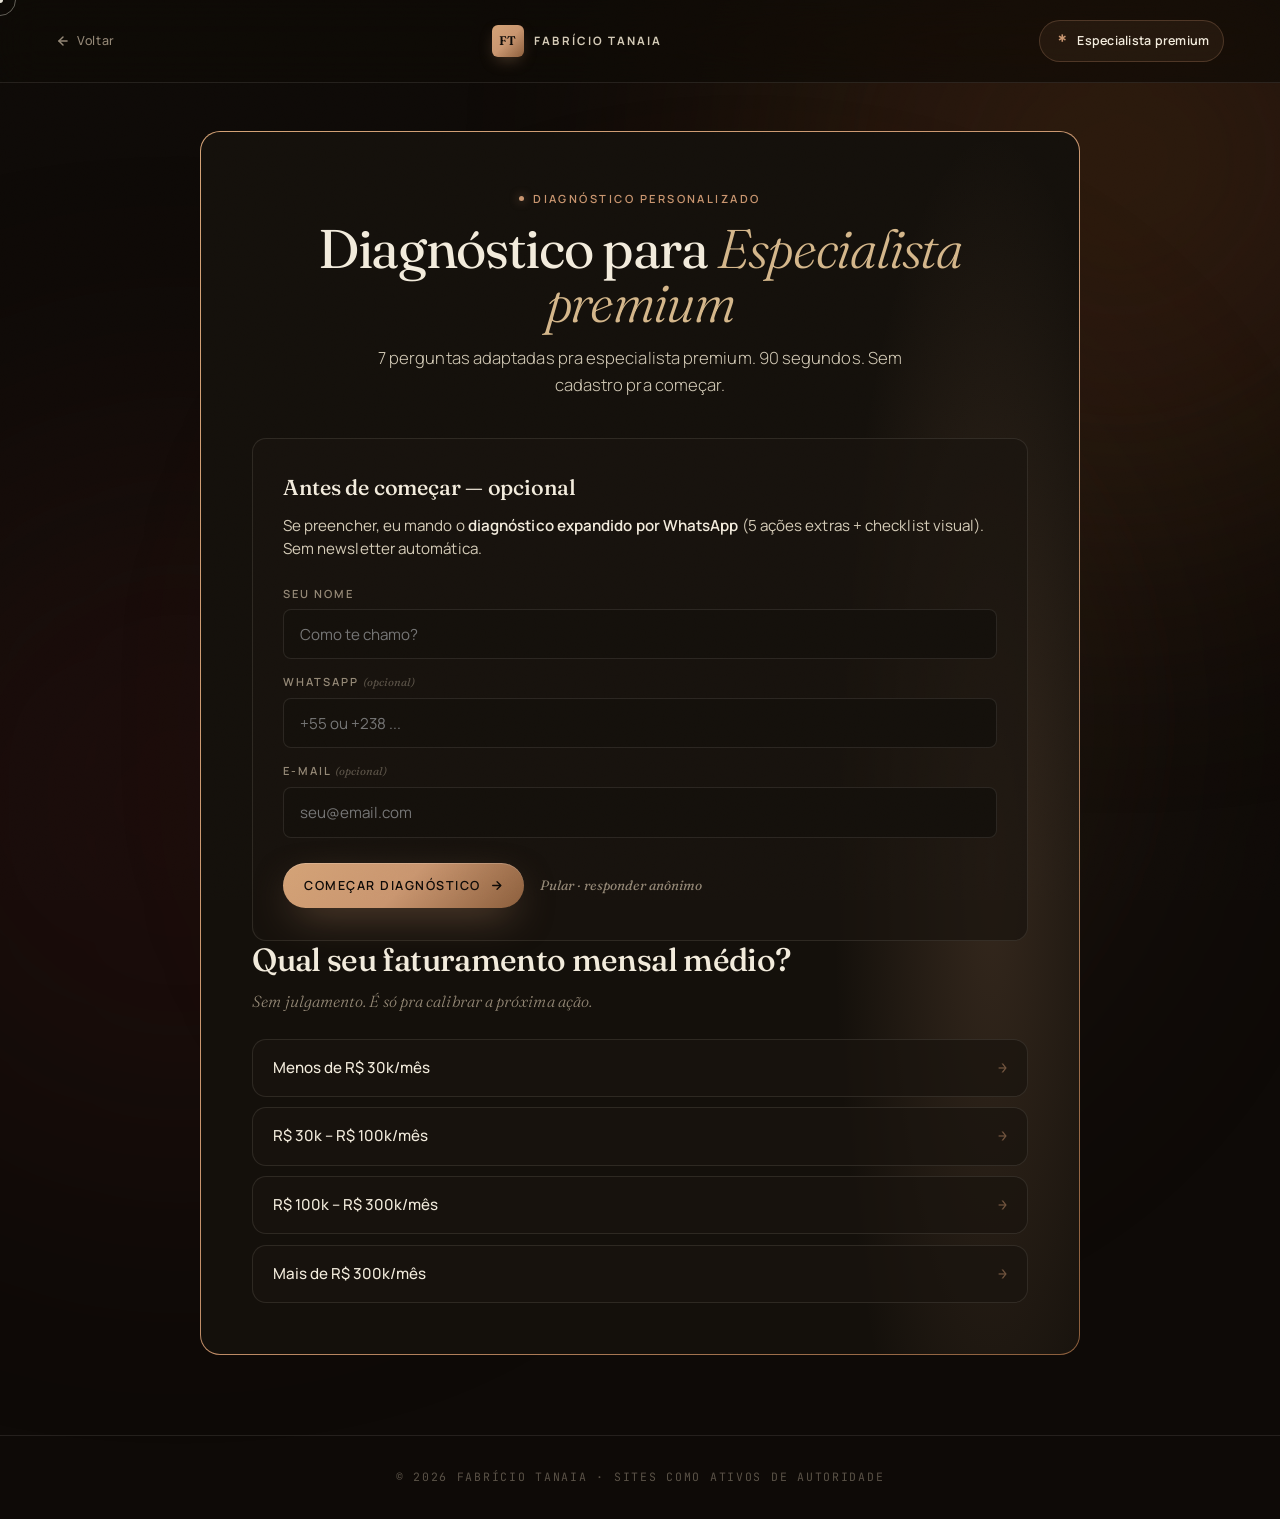
<file: audit/index.html>
<!doctype html>
<html lang="pt-BR">
<head>
  <meta charset="UTF-8" />
  <meta name="viewport" content="width=device-width, initial-scale=1.0, viewport-fit=cover" />
  <title>Diagnóstico de Autoridade Visual · Fabrício Tanaia</title>
  <meta name="description" content="Diagnóstico personalizado de posicionamento premium em 90 segundos. Específico para sua área." />
  <meta name="theme-color" content="#0E0A07" />
  <meta name="robots" content="noindex" />

  <link rel="icon" type="image/png" sizes="32x32" href="../assets/favicon-32.png?v=3" />
  <link rel="apple-touch-icon" sizes="180x180" href="../assets/apple-touch-icon.png?v=3" />

  <link rel="preconnect" href="https://fonts.googleapis.com" />
  <link rel="preconnect" href="https://fonts.gstatic.com" crossorigin />
  <link href="https://fonts.googleapis.com/css2?family=Manrope:wght@300;400;500;600;700;800&family=Fraunces:ital,wght@0,300;0,400;0,500;0,600;0,700;1,300;1,400;1,500;1,600&family=JetBrains+Mono:wght@400;500&display=swap" rel="stylesheet" />

  <link rel="stylesheet" href="../styles.css" />
</head>
<body class="audit-page">
  <div class="grain" aria-hidden="true"></div>
  <div class="ambient ambient-a" aria-hidden="true"></div>
  <div class="ambient ambient-b" aria-hidden="true"></div>
  <div class="ambient ambient-c" aria-hidden="true"></div>

  <div class="cursor" id="cursor" aria-hidden="true">
    <span class="cursor__dot"></span>
    <span class="cursor__ring"></span>
  </div>

  <!-- TOP BAR mínimo -->
  <header class="audit-top">
    <a href="../" class="audit-back" data-cursor="grow">
      <svg width="14" height="14" viewBox="0 0 24 24" fill="none" stroke="currentColor" stroke-width="2.5" stroke-linecap="round" stroke-linejoin="round">
        <path d="M19 12H5"/><path d="m12 19-7-7 7-7"/>
      </svg>
      Voltar
    </a>
    <a href="../" class="brand audit-brand">
      <span class="brand__mark">FT</span>
      <span class="brand__name">FABRÍCIO TANAIA</span>
    </a>
    <span class="audit-area-tag" id="auditAreaTag">—</span>
  </header>

  <main class="audit-main">
    <section class="audit-section">
      <div class="quiz-wrap">
        <header class="quiz-head">
          <span class="kicker"><span class="kicker__dot"></span> Diagnóstico personalizado</span>
          <h1 class="display display--md" id="auditTitle">
            Diagnóstico de <em>Autoridade Visual</em>
          </h1>
          <p class="lead lead--center" id="auditSub">
            7 perguntas. Personalizado pra sua área. Sem cadastro pra começar.
          </p>
        </header>

        <div class="quiz" id="quiz">
          <!-- ===== INTRO: lead capture (suave, opcional) ===== -->
          <div class="quiz__intro" id="quizIntro">
            <h3 class="quiz__intro-title">Antes de começar — opcional</h3>
            <p class="quiz__intro-sub">
              Se preencher, eu mando o <strong>diagnóstico expandido por WhatsApp</strong>
              (5 ações extras + checklist visual). Sem newsletter automática.
            </p>
            <form class="quiz__intro-form" id="quizIntroForm" novalidate>
              <div class="quiz__intro-field">
                <label for="introName">Seu nome</label>
                <input id="introName" name="name" type="text" autocomplete="name" placeholder="Como te chamo?" />
              </div>
              <div class="quiz__intro-field">
                <label for="introWhats">WhatsApp <span class="quiz__intro-opt">(opcional)</span></label>
                <input id="introWhats" name="whats" type="tel" autocomplete="tel" placeholder="+55 ou +238 ..." />
              </div>
              <div class="quiz__intro-field">
                <label for="introEmail">E-mail <span class="quiz__intro-opt">(opcional)</span></label>
                <input id="introEmail" name="email" type="email" autocomplete="email" placeholder="seu@email.com" />
              </div>
              <div class="quiz__intro-actions">
                <button type="submit" class="btn btn--primary">
                  Começar diagnóstico
                  <svg width="13" height="13" viewBox="0 0 24 24" fill="none" stroke="currentColor" stroke-width="2.5" stroke-linecap="round" stroke-linejoin="round">
                    <path d="M5 12h14"/><path d="m13 5 7 7-7 7"/>
                  </svg>
                </button>
                <button type="button" class="quiz__intro-skip" id="quizIntroSkip">Pular · responder anônimo</button>
              </div>
            </form>
          </div>

          <!-- Progress (oculto até começar quiz) -->
          <div class="quiz__progress" id="quizProgress" hidden>
            <div class="quiz__progress-bar" id="quizProgressBar"></div>
            <span class="quiz__progress-label" id="quizProgressLabel">Pergunta 1 de 7</span>
          </div>

          <div class="quiz__steps" id="quizSteps"></div>

          <div class="quiz__result" id="quizResult" hidden>
            <div class="quiz__score">
              <span class="quiz__score-label">Seu Diagnóstico de Autoridade Visual</span>
              <div class="quiz__score-num" id="quizScoreNum">—</div>
              <div class="quiz__score-bar">
                <div class="quiz__score-fill" id="quizScoreFill"></div>
              </div>
              <span class="quiz__score-tier" id="quizScoreTier">—</span>
            </div>

            <div class="quiz__diagnosis" id="quizDiagnosis"></div>
            <div class="quiz__actions" id="quizActions"></div>

            <!-- Email capture -->
            <div class="quiz__email-capture" id="quizEmailCapture">
              <h4>Quer receber esse diagnóstico por e-mail?</h4>
              <p>Mando uma versão expandida com 5 ações extras + checklist visual. Sem newsletter automática.</p>
              <form class="quiz__email-form" id="quizEmailForm" novalidate>
                <input type="text" id="leadName" placeholder="Seu nome" autocomplete="name" required />
                <input type="email" id="leadEmail" placeholder="seu@email.com" autocomplete="email" required />
                <button type="submit" class="btn btn--primary">
                  Quero receber
                  <svg width="13" height="13" viewBox="0 0 24 24" fill="none" stroke="currentColor" stroke-width="2.5" stroke-linecap="round" stroke-linejoin="round">
                    <path d="M5 12h14"/><path d="m13 5 7 7-7 7"/>
                  </svg>
                </button>
              </form>
              <p class="quiz__email-status" id="quizEmailStatus" hidden></p>
            </div>

            <div class="quiz__cta">
              <p class="quiz__cta-text" id="quizCtaText">—</p>
              <a class="btn btn--primary btn--lg" id="quizCtaBtn" target="_blank" rel="noopener noreferrer">
                Conversar comigo no WhatsApp
                <svg width="14" height="14" viewBox="0 0 24 24" fill="none" stroke="currentColor" stroke-width="2.5" stroke-linecap="round" stroke-linejoin="round">
                  <path d="M5 12h14"/><path d="m13 5 7 7-7 7"/>
                </svg>
              </a>
              <button class="quiz__restart" id="quizRestart">↻ Refazer diagnóstico</button>
            </div>
          </div>
        </div>
      </div>
    </section>
  </main>

  <footer class="audit-footer">
    <p>© <span id="year">2026</span> Fabrício Tanaia · Sites como ativos de autoridade</p>
  </footer>

  <script src="./app.js"></script>
</body>
</html>
</file>
<file: styles.css>
/* =========================================================
   FABRÍCIO TANAIA · Site Premium
   Stack: HTML/CSS/JS vanilla, zero build
   Paleta: Dark Warm Editorial (preto-marrom + ivory + bronze)
   ========================================================= */

/* -------- Tokens -------- */
:root {
  /* Base */
  --bg:        #0E0A07;          /* preto com nuance marrom */
  --bg-soft:   #14100B;
  --bg-elev:   #1A140F;
  --bg-card:   rgba(26, 20, 15, 0.72);

  /* Text */
  --text:      #F2EBDC;          /* ivory */
  --text-soft: #D4CBB7;
  --text-muted:#948876;
  --text-faint:#5A5247;

  /* Lines */
  --line:      rgba(242, 235, 220, 0.10);
  --line-strong:rgba(242, 235, 220, 0.20);

  /* Accents */
  --bronze:        #C9956F;      /* champagne bronze */
  --bronze-deep:   #8B5E3C;
  --burgundy:      #6B2D2D;
  --copper:        #B86F3D;
  --gold-soft:     #D4B68A;

  /* Aurora gradient */
  --grad-aurora: radial-gradient(60% 50% at 30% 20%, rgba(201, 149, 111, 0.18), transparent 60%),
                 radial-gradient(60% 50% at 70% 70%, rgba(107, 45, 45, 0.15), transparent 65%);

  --grad-bronze: linear-gradient(135deg, #D4A276 0%, #C9956F 50%, #8B5E3C 100%);
  --grad-warm:   linear-gradient(135deg, #B86F3D, #6B2D2D);

  /* Type */
  --ff-display: "Fraunces", "Playfair Display", Georgia, serif;
  --ff-body:    "Manrope", -apple-system, BlinkMacSystemFont, "Segoe UI", system-ui, sans-serif;
  --ff-mono:    "JetBrains Mono", ui-monospace, monospace;

  /* Motion */
  --ease:       cubic-bezier(0.19, 1, 0.22, 1);
  --ease-in-out:cubic-bezier(0.65, 0, 0.35, 1);

  /* Layout */
  --maxw:    1240px;
  --pad-x:   clamp(1.25rem, 5vw, 3.5rem);

  --radius:  14px;
  --radius-lg: 20px;
}

/* -------- Reset -------- */
*, *::before, *::after { box-sizing: border-box; margin: 0; padding: 0; }
html { scroll-behavior: smooth; -webkit-font-smoothing: antialiased; -moz-osx-font-smoothing: grayscale; text-rendering: optimizeLegibility; }
body {
  font-family: var(--ff-body);
  font-weight: 400;
  font-size: 16px;
  line-height: 1.6;
  letter-spacing: 0.005em;
  color: var(--text);
  background: var(--bg);
  overflow-x: hidden;
  position: relative;
}
img, video { max-width: 100%; display: block; }
a { color: inherit; text-decoration: none; }
button { font: inherit; background: none; border: 0; color: inherit; cursor: pointer; }
ul, ol { list-style: none; }

::selection { background: var(--bronze); color: var(--bg); }

/* -------- Grain overlay (filme) -------- */
.grain {
  position: fixed;
  inset: 0;
  pointer-events: none;
  z-index: 9999;
  opacity: 0.045;
  mix-blend-mode: overlay;
  background-image: url("data:image/svg+xml;utf8,<svg xmlns='http://www.w3.org/2000/svg' width='160' height='160'><filter id='n'><feTurbulence type='fractalNoise' baseFrequency='0.9' numOctaves='2' stitchTiles='stitch'/></filter><rect width='100%25' height='100%25' filter='url(%23n)' opacity='0.8'/></svg>");
}

/* -------- Aurora ambient lights -------- */
.ambient {
  position: fixed;
  width: 720px;
  height: 720px;
  border-radius: 50%;
  filter: blur(140px) saturate(120%);
  pointer-events: none;
  z-index: -1;
  opacity: 0.55;
}
.ambient-a { background: rgba(184, 111, 61, 0.32);  top: -200px; right: -200px; animation: drift 22s ease-in-out infinite alternate; }
.ambient-b { background: rgba(107, 45, 45, 0.26);   bottom: -260px; left: -180px; animation: drift 28s ease-in-out infinite alternate-reverse; }
.ambient-c { background: rgba(201, 149, 111, 0.18); top: 40%; left: 30%; animation: drift 35s ease-in-out infinite alternate; }

@keyframes drift {
  from { transform: translate(0,0) scale(1); }
  to   { transform: translate(60px, -40px) scale(1.08); }
}

/* -------- Custom cursor -------- */
.cursor { position: fixed; top: 0; left: 0; pointer-events: none; z-index: 10000; mix-blend-mode: difference; }
.cursor__dot, .cursor__ring {
  position: fixed; top: 0; left: 0;
  border-radius: 50%;
  transform: translate(-50%, -50%);
  pointer-events: none;
  transition: transform 80ms linear, width 200ms var(--ease), height 200ms var(--ease), opacity 200ms var(--ease);
}
.cursor__dot { width: 6px; height: 6px; background: var(--text); }
.cursor__ring { width: 32px; height: 32px; border: 1px solid rgba(242,235,220,0.4); transition-duration: 280ms; }
.cursor.is-grow .cursor__ring { width: 56px; height: 56px; border-color: var(--bronze); }
.cursor.is-play .cursor__dot { opacity: 0; }
.cursor.is-play .cursor__ring { width: 76px; height: 76px; border-color: var(--bronze); background: rgba(201,149,111,0.08); }

@media (hover: none) {
  .cursor { display: none; }
}

/* -------- Scroll progress -------- */
.scroll-progress {
  position: fixed;
  top: 0; left: 0;
  height: 2px;
  width: 0%;
  background: var(--grad-bronze);
  z-index: 9000;
  transition: width 50ms linear;
}

/* -------- Top bar -------- */
.topbar {
  position: fixed;
  top: 1rem; left: 0; right: 0;
  z-index: 100;
  padding: 0 var(--pad-x);
  transition: top 400ms var(--ease);
}
.topbar__inner {
  max-width: var(--maxw);
  margin: 0 auto;
  display: flex;
  align-items: center;
  justify-content: space-between;
  gap: 1.5rem;
  padding: 0.75rem 1.1rem;
  background: color-mix(in srgb, var(--bg) 70%, transparent);
  backdrop-filter: blur(20px) saturate(140%);
  border: 1px solid var(--line);
  border-radius: 999px;
}
.brand { display: inline-flex; align-items: center; gap: 0.65rem; }
.brand__mark {
  display: inline-grid;
  place-items: center;
  width: 2rem; height: 2rem;
  font-family: var(--ff-display);
  font-weight: 600;
  font-size: 0.78rem;
  letter-spacing: 0.05em;
  color: var(--bg);
  background: var(--grad-bronze);
  border-radius: 6px;
  box-shadow: 0 6px 16px -4px rgba(201, 149, 111, 0.35);
}
.brand__name {
  font-size: 0.72rem;
  font-weight: 700;
  letter-spacing: 0.18em;
  color: var(--text-soft);
}

.topbar__nav { display: flex; gap: 1.5rem; }
.topbar__nav a {
  font-size: 0.78rem;
  font-weight: 500;
  letter-spacing: 0.04em;
  color: var(--text-soft);
  position: relative;
  transition: color 250ms var(--ease);
}
.topbar__nav a:hover { color: var(--text); }
.topbar__nav a::after {
  content: "";
  position: absolute;
  left: 0; bottom: -4px;
  width: 0; height: 1px;
  background: var(--bronze);
  transition: width 350ms var(--ease);
}
.topbar__nav a:hover::after { width: 100%; }

/* -------- Buttons -------- */
.btn {
  display: inline-flex;
  align-items: center;
  gap: 0.55rem;
  padding: 0.78rem 1.35rem;
  font-size: 0.78rem;
  font-weight: 600;
  letter-spacing: 0.12em;
  text-transform: uppercase;
  border-radius: 999px;
  transition: all 350ms var(--ease);
  white-space: nowrap;
  cursor: pointer;
}
.btn--primary {
  color: var(--bg);
  background: var(--grad-bronze);
  box-shadow: 0 14px 40px -12px rgba(201, 149, 111, 0.55), inset 0 1px 0 rgba(255,255,255,0.18);
}
.btn--primary:hover {
  transform: translateY(-2px);
  box-shadow: 0 18px 48px -10px rgba(201, 149, 111, 0.7), inset 0 1px 0 rgba(255,255,255,0.22);
}
.btn--ghost {
  color: var(--text);
  border: 1px solid var(--line-strong);
  background: rgba(242, 235, 220, 0.04);
}
.btn--ghost:hover {
  border-color: var(--bronze);
  background: rgba(201, 149, 111, 0.08);
  color: var(--text);
}
.btn--lg { padding: 1.1rem 2rem; font-size: 0.85rem; }
.btn--sm { padding: 0.55rem 1rem; font-size: 0.72rem; }

/* -------- Typography -------- */
.kicker {
  display: inline-flex;
  align-items: center;
  gap: 0.55rem;
  font-size: 0.7rem;
  font-weight: 600;
  letter-spacing: 0.22em;
  text-transform: uppercase;
  color: var(--bronze);
  font-family: var(--ff-body);
}
.kicker__dot {
  display: inline-block;
  width: 5px; height: 5px;
  border-radius: 50%;
  background: var(--bronze);
  box-shadow: 0 0 10px rgba(201, 149, 111, 0.6);
}

.display {
  font-family: var(--ff-display);
  font-weight: 400;
  font-size: clamp(2.5rem, 7vw, 5.6rem);
  line-height: 0.98;
  letter-spacing: -0.025em;
  color: var(--text);
}
.display--md { font-size: clamp(2rem, 4.5vw, 3.4rem); }
.display--lg { font-size: clamp(2.4rem, 5.8vw, 4.6rem); }
.display em, .display__italic {
  font-style: italic;
  font-weight: 300;
  color: var(--gold-soft);
}
.display__highlight {
  font-style: italic;
  font-weight: 400;
  background: var(--grad-bronze);
  -webkit-background-clip: text;
  background-clip: text;
  color: transparent;
}
.display .line { display: block; }

.lead {
  font-size: clamp(1rem, 1.3vw, 1.15rem);
  line-height: 1.6;
  color: var(--text-soft);
  max-width: 56ch;
  font-weight: 300;
}
.lead--center { margin-left: auto; margin-right: auto; text-align: center; }
.lead strong { color: var(--text); font-weight: 600; }

/* -------- Hero -------- */
.hero {
  min-height: 100vh;
  max-width: var(--maxw);
  margin: 0 auto;
  padding: 8rem var(--pad-x) 3rem;
  display: grid;
  grid-template-columns: 1.15fr 0.85fr;
  gap: clamp(2rem, 5vw, 5rem);
  align-items: center;
  position: relative;
}
.hero__copy { display: flex; flex-direction: column; gap: 1.4rem; }
.hero__actions { display: flex; gap: 0.85rem; flex-wrap: wrap; margin-top: 0.5rem; }
.hero__stats {
  display: grid;
  grid-template-columns: repeat(3, 1fr);
  gap: 1.5rem;
  margin-top: 2rem;
  padding-top: 2rem;
  border-top: 1px solid var(--line);
}
.stat__num {
  display: block;
  font-family: var(--ff-display);
  font-size: clamp(2rem, 3.5vw, 2.6rem);
  font-weight: 500;
  letter-spacing: -0.02em;
  background: var(--grad-bronze);
  -webkit-background-clip: text;
  background-clip: text;
  color: transparent;
  margin-bottom: 0.4rem;
  line-height: 1;
}
.stat__label {
  display: block;
  font-size: 0.72rem;
  letter-spacing: 0.12em;
  text-transform: uppercase;
  color: var(--text-muted);
  line-height: 1.5;
}

/* Portrait */
.hero__portrait { display: grid; place-items: center; }
.portrait {
  position: relative;
  width: clamp(280px, 36vw, 400px);
}
.portrait__ring {
  position: absolute;
  inset: -16px;
  border-radius: 50%;
  background: conic-gradient(from 220deg, var(--bronze), var(--burgundy), var(--copper), var(--bronze));
  filter: blur(10px);
  opacity: 0.65;
  z-index: 0;
  animation: ringSpin 18s linear infinite;
}
@keyframes ringSpin { to { transform: rotate(360deg); } }
.portrait img {
  position: relative;
  width: 100%;
  aspect-ratio: 1;
  object-fit: cover;
  object-position: center 22%;
  border-radius: 50%;
  border: 2px solid rgba(242, 235, 220, 0.18);
  box-shadow: 0 28px 60px rgba(0,0,0,0.6), inset 0 0 0 8px rgba(242,235,220,0.04);
  z-index: 1;
}
.portrait__caption {
  margin-top: 1.5rem;
  text-align: center;
  display: flex;
  flex-direction: column;
  gap: 0.35rem;
  position: relative;
  z-index: 1;
}
.portrait__role {
  font-size: 0.72rem;
  letter-spacing: 0.18em;
  text-transform: uppercase;
  color: var(--bronze);
  font-weight: 600;
}
.portrait__city {
  font-size: 0.85rem;
  color: var(--text-muted);
  font-style: italic;
  font-family: var(--ff-display);
}

.hero__scroll {
  position: absolute;
  bottom: 1.5rem; left: 50%;
  transform: translateX(-50%);
  display: flex;
  flex-direction: column;
  align-items: center;
  gap: 0.5rem;
  font-size: 0.62rem;
  letter-spacing: 0.3em;
  text-transform: uppercase;
  color: var(--text-muted);
}
.hero__scroll-line {
  width: 1px; height: 36px;
  background: linear-gradient(to bottom, var(--text-muted), transparent);
  position: relative;
  overflow: hidden;
}
.hero__scroll-line::after {
  content: "";
  position: absolute; top: -50%; left: 0;
  width: 100%; height: 50%;
  background: var(--bronze);
  animation: scrollDot 2.4s var(--ease-in-out) infinite;
}
@keyframes scrollDot { 0% { top: -50%; } 100% { top: 100%; } }

/* -------- Marquee -------- */
.marquee {
  margin-top: 2rem;
  padding: 1.2rem 0;
  border-top: 1px solid var(--line);
  border-bottom: 1px solid var(--line);
  background: linear-gradient(180deg, transparent, rgba(201, 149, 111, 0.04), transparent);
  overflow: hidden;
  position: relative;
}
.marquee__track {
  display: flex;
  gap: 2rem;
  white-space: nowrap;
  animation: marquee 36s linear infinite;
  font-family: var(--ff-display);
  font-style: italic;
  font-weight: 300;
  font-size: clamp(1.4rem, 2.4vw, 2rem);
  color: var(--text-soft);
}
.marquee__track span {
  flex-shrink: 0;
}
.marquee__track > span:nth-child(even) { color: var(--bronze); }
@keyframes marquee {
  from { transform: translateX(0); }
  to   { transform: translateX(-50%); }
}

/* -------- Block (generic section) -------- */
.block {
  max-width: var(--maxw);
  margin: 0 auto;
  padding: clamp(5rem, 10vw, 8rem) var(--pad-x);
}
.block__head {
  margin-bottom: clamp(2.5rem, 5vw, 4rem);
  text-align: center;
  display: flex;
  flex-direction: column;
  align-items: center;
  gap: 1rem;
}
.block__head .display {
  max-width: 22ch;
  margin: 0 auto;
}

/* -------- Problems (manifesto) -------- */
.problems {
  display: grid;
  grid-template-columns: repeat(3, 1fr);
  gap: 1.25rem;
}
.problem {
  padding: 2rem 1.75rem;
  background: var(--bg-card);
  border: 1px solid var(--line);
  border-radius: var(--radius);
  position: relative;
  overflow: hidden;
  transition: all 400ms var(--ease);
}
.problem:hover {
  border-color: var(--line-strong);
  transform: translateY(-3px);
  box-shadow: 0 20px 40px -16px rgba(0,0,0,0.5);
}
.problem::before {
  content: "";
  position: absolute;
  top: 0; left: 0;
  width: 60%; height: 1px;
  background: linear-gradient(90deg, var(--bronze), transparent);
}
.problem__num {
  font-family: var(--ff-mono);
  font-size: 0.7rem;
  letter-spacing: 0.2em;
  color: var(--bronze);
  margin-bottom: 1rem;
  display: block;
}
.problem h3 {
  font-family: var(--ff-display);
  font-size: 1.4rem;
  font-weight: 500;
  letter-spacing: -0.01em;
  margin-bottom: 0.6rem;
  color: var(--text);
}
.problem p { color: var(--text-soft); font-size: 0.95rem; line-height: 1.6; }
.problem em { color: var(--gold-soft); font-style: italic; }

/* -------- Anchor (frase central) -------- */
.anchor {
  max-width: var(--maxw);
  margin: 0 auto;
  padding: clamp(5rem, 10vw, 8rem) var(--pad-x);
  text-align: center;
}
.anchor__pre {
  font-family: var(--ff-body);
  font-size: 0.72rem;
  letter-spacing: 0.22em;
  text-transform: uppercase;
  color: var(--bronze);
  font-weight: 600;
  margin-bottom: 1.5rem;
}
.anchor__phrase {
  font-family: var(--ff-display);
  font-weight: 300;
  font-size: clamp(2.2rem, 6vw, 5rem);
  line-height: 1;
  letter-spacing: -0.03em;
  color: var(--text);
  margin-bottom: 2rem;
}
.anchor__line { display: block; }
.anchor__line em { font-style: italic; color: var(--gold-soft); font-weight: 300; }
.anchor__line strong {
  font-weight: 500;
  background: var(--grad-bronze);
  -webkit-background-clip: text;
  background-clip: text;
  color: transparent;
}
.anchor__line:nth-child(2),
.anchor__line:nth-child(4) {
  padding-left: clamp(2rem, 8vw, 6rem);
}
.anchor__sub {
  font-family: var(--ff-display);
  font-style: italic;
  font-weight: 300;
  font-size: clamp(1rem, 1.6vw, 1.3rem);
  color: var(--text-soft);
  max-width: 52ch;
  margin: 0 auto;
  line-height: 1.5;
}
.anchor__sub strong { font-weight: 500; color: var(--text); font-style: normal; }

/* -------- Steps (processo) -------- */
.steps {
  display: flex;
  flex-direction: column;
  max-width: 880px;
  margin: 0 auto;
}
.step {
  display: grid;
  grid-template-columns: auto 1fr;
  gap: 2rem;
  padding: 2rem 0;
  border-bottom: 1px solid var(--line);
  position: relative;
  transition: padding-left 400ms var(--ease);
}
.step:hover { padding-left: 1rem; }
.step:hover .step__num { color: var(--bronze); }
.step__num {
  font-family: var(--ff-mono);
  font-size: 0.85rem;
  font-weight: 500;
  letter-spacing: 0.1em;
  color: var(--text-faint);
  padding-top: 0.45rem;
  min-width: 2.5rem;
  transition: color 350ms var(--ease);
}
.step h3 {
  font-family: var(--ff-display);
  font-size: clamp(1.35rem, 2.4vw, 1.75rem);
  font-weight: 500;
  letter-spacing: -0.01em;
  margin-bottom: 0.55rem;
  color: var(--text);
}
.step p { color: var(--text-soft); max-width: 60ch; line-height: 1.6; }
.step strong { color: var(--text); font-weight: 600; }

/* -------- Cases (trabalhos) -------- */
.cases {
  display: flex;
  flex-direction: column;
  gap: 4rem;
}
.case {
  display: grid;
  grid-template-columns: 1.05fr 0.95fr;
  gap: clamp(2rem, 5vw, 4rem);
  align-items: center;
}
.case--reverse { grid-template-columns: 0.95fr 1.05fr; }
.case--reverse .case__media { order: 2; }
.case--reverse .case__body { order: 1; }

.case__media {
  position: relative;
  border-radius: var(--radius-lg);
  overflow: hidden;
  background: var(--bg-elev);
  border: 1px solid var(--line);
  aspect-ratio: 16 / 10;
  cursor: pointer;
  transition: transform 500ms var(--ease), border-color 500ms var(--ease);
}
.case__media:hover {
  transform: translateY(-4px);
  border-color: var(--bronze);
}
.case__media video {
  width: 100%;
  height: 100%;
  object-fit: cover;
  filter: brightness(0.95);
  transition: filter 500ms var(--ease);
}
.case__media:hover video { filter: brightness(1.05); }
.case__badge {
  position: absolute;
  top: 1rem; left: 1rem;
  padding: 0.4rem 0.85rem;
  font-size: 0.65rem;
  font-weight: 700;
  letter-spacing: 0.18em;
  text-transform: uppercase;
  background: rgba(14, 10, 7, 0.78);
  backdrop-filter: blur(10px);
  border: 1px solid var(--line);
  border-radius: 999px;
  color: var(--text);
}
.case__index {
  font-family: var(--ff-mono);
  font-size: 0.72rem;
  letter-spacing: 0.18em;
  text-transform: uppercase;
  color: var(--bronze);
  margin-bottom: 0.85rem;
  display: inline-block;
}
.case__body h3 {
  font-family: var(--ff-display);
  font-size: clamp(2rem, 3.4vw, 2.75rem);
  font-weight: 400;
  letter-spacing: -0.02em;
  margin-bottom: 1rem;
}
.case__pitch {
  font-family: var(--ff-display);
  font-style: italic;
  font-weight: 300;
  font-size: 1.15rem;
  color: var(--gold-soft);
  margin-bottom: 1.25rem;
  line-height: 1.5;
  max-width: 50ch;
}
.case__points li {
  position: relative;
  padding-left: 1.25rem;
  color: var(--text-soft);
  margin-bottom: 0.5rem;
  font-size: 0.95rem;
  line-height: 1.55;
}
.case__points li::before {
  content: "→";
  position: absolute;
  left: 0;
  color: var(--bronze);
  font-weight: 700;
}

/* -------- Audience (para quem é) -------- */
.audience {
  display: grid;
  grid-template-columns: 1fr 1fr;
  gap: 1.5rem;
  max-width: 1080px;
  margin: 0 auto;
}
.audience__col {
  padding: 2.25rem;
  border-radius: var(--radius);
  background: var(--bg-card);
  border: 1px solid var(--line);
  position: relative;
}
.audience__col--yes {
  border-left: 3px solid var(--bronze);
}
.audience__col--no {
  border-left: 3px solid var(--burgundy);
  background: rgba(107, 45, 45, 0.06);
}
.audience__col h3 {
  font-family: var(--ff-display);
  font-size: 1.4rem;
  font-weight: 500;
  margin-bottom: 1.25rem;
  letter-spacing: -0.01em;
}
.audience__col--yes h3 { color: var(--bronze); }
.audience__col--no h3 { color: #C97171; }
.audience__col li {
  position: relative;
  padding-left: 1.5rem;
  margin-bottom: 0.75rem;
  color: var(--text-soft);
  font-size: 0.95rem;
  line-height: 1.55;
}
.audience__col--yes li::before {
  content: "✓";
  position: absolute; left: 0;
  color: var(--bronze);
  font-weight: 700;
}
.audience__col--no li::before {
  content: "✕";
  position: absolute; left: 0;
  color: #C97171;
  font-weight: 700;
}
.audience__col em { color: var(--gold-soft); font-style: italic; }

/* -------- CTA Final -------- */
.cta-final {
  max-width: var(--maxw);
  margin: clamp(3rem, 6vw, 5rem) auto;
  padding: clamp(4rem, 8vw, 6rem) var(--pad-x);
  position: relative;
}
.cta-final__inner {
  position: relative;
  z-index: 1;
  text-align: center;
  padding: clamp(3rem, 6vw, 5rem) clamp(2rem, 5vw, 4rem);
  background:
    linear-gradient(var(--bg-soft), var(--bg-soft)) padding-box,
    var(--grad-bronze) border-box;
  border: 1px solid transparent;
  border-radius: var(--radius-lg);
  overflow: hidden;
}
.cta-final__inner::before {
  content: "";
  position: absolute;
  inset: 0;
  background: var(--grad-aurora);
  opacity: 0.6;
  pointer-events: none;
}
.cta-final .kicker { margin-bottom: 1rem; }
.cta-final .display { margin-bottom: 1.5rem; max-width: 24ch; margin-left: auto; margin-right: auto; }
.cta-final .lead { margin-bottom: 2rem; }

/* -------- Footer -------- */
.footer {
  border-top: 1px solid var(--line);
  background: var(--bg-soft);
  padding: 4rem var(--pad-x) 2rem;
}
.footer__inner {
  max-width: var(--maxw);
  margin: 0 auto;
  display: grid;
  grid-template-columns: 1.5fr 1fr 1fr;
  gap: 3rem;
  padding-bottom: 3rem;
  border-bottom: 1px solid var(--line);
}
.footer__brand { display: flex; align-items: center; gap: 1rem; }
.footer__name {
  font-family: var(--ff-display);
  font-size: 1.15rem;
  font-weight: 500;
}
.footer__tag { font-size: 0.78rem; color: var(--text-muted); margin-top: 0.2rem; }
.footer__nav { display: flex; flex-direction: column; gap: 0.6rem; }
.footer__nav a {
  font-size: 0.85rem;
  color: var(--text-soft);
  transition: color 250ms var(--ease);
}
.footer__nav a:hover { color: var(--bronze); }
.footer__contact p {
  font-family: var(--ff-display);
  font-style: italic;
  font-size: 1.05rem;
  color: var(--text);
  margin-bottom: 0.85rem;
}
.footer__bottom {
  max-width: var(--maxw);
  margin: 1.5rem auto 0;
  text-align: center;
}
.footer__bottom p {
  font-size: 0.72rem;
  letter-spacing: 0.15em;
  text-transform: uppercase;
  color: var(--text-faint);
  font-family: var(--ff-mono);
}

/* -------- Reveal animations -------- */
.reveal {
  opacity: 0;
  transform: translateY(28px);
  transition:
    opacity 900ms var(--ease),
    transform 900ms var(--ease);
  will-change: opacity, transform;
}
.reveal.is-visible {
  opacity: 1;
  transform: translateY(0);
}

/* -------- Responsive -------- */
@media (max-width: 980px) {
  .topbar__nav { display: none; }
  .hero { grid-template-columns: 1fr; min-height: auto; padding-top: 7rem; gap: 2.5rem; }
  .hero__portrait { order: -1; }
  .hero__stats { grid-template-columns: 1fr; gap: 1rem; }
  .problems { grid-template-columns: 1fr; }
  .case, .case--reverse { grid-template-columns: 1fr; gap: 1.5rem; }
  .case--reverse .case__media { order: 0; }
  .case--reverse .case__body { order: 0; }
  .audience { grid-template-columns: 1fr; }
  .footer__inner { grid-template-columns: 1fr; gap: 2rem; }
}

@media (max-width: 560px) {
  .topbar__inner { padding: 0.55rem 0.75rem; }
  .brand__name { display: none; }
  .anchor__line:nth-child(2),
  .anchor__line:nth-child(4) { padding-left: 0; }
}

@media (prefers-reduced-motion: reduce) {
  *, *::before, *::after {
    animation-duration: 0.01ms !important;
    transition-duration: 0.01ms !important;
  }
  .ambient { animation: none; }
  .reveal { opacity: 1; transform: none; }
}



/* =========================================================
   HERO TAGLINE (Kennedy specific promise)
========================================================= */
.hero__tagline {
  display: flex;
  align-items: flex-start;
  gap: 0.75rem;
  padding: 1rem 1.25rem;
  background: rgba(201, 149, 111, 0.08);
  border: 1px solid rgba(201, 149, 111, 0.22);
  border-radius: 12px;
  font-size: 0.95rem;
  line-height: 1.5;
  color: var(--text-soft);
  max-width: 56ch;
}
.hero__tagline-mark {
  font-family: var(--ff-mono);
  font-weight: 700;
  color: var(--bronze);
  flex-shrink: 0;
}
.hero__tagline strong { color: var(--text); font-weight: 600; }
.hero__tagline em { color: var(--gold-soft); font-style: italic; }

/* =========================================================
   STORY (5-element storytelling)
========================================================= */
.story {
  max-width: var(--maxw);
  margin: 0 auto;
  padding: clamp(5rem, 10vw, 8rem) var(--pad-x);
}
.story__grid {
  display: grid;
  grid-template-columns: repeat(2, 1fr);
  gap: 1.25rem;
}
.story__panel {
  padding: 2rem 1.85rem;
  background: var(--bg-card);
  border: 1px solid var(--line);
  border-radius: var(--radius);
  position: relative;
  transition: all 400ms var(--ease);
}
.story__panel:hover {
  border-color: var(--line-strong);
  transform: translateY(-3px);
}
.story__panel::before {
  content: "";
  position: absolute;
  top: 0; left: 0;
  width: 50%; height: 1px;
  background: linear-gradient(90deg, var(--bronze), transparent);
}
.story__step {
  display: inline-block;
  font-family: var(--ff-mono);
  font-size: 0.7rem;
  letter-spacing: 0.18em;
  color: var(--bronze);
  margin-bottom: 1rem;
  text-transform: uppercase;
}
.story__panel p {
  color: var(--text-soft);
  font-size: 1rem;
  line-height: 1.6;
}
.story__panel em { color: var(--gold-soft); font-style: italic; }
.story__panel strong { color: var(--text); font-weight: 600; }

/* The "change" panel (5th element) gets emphasis */
.story__panel--change {
  grid-column: 1 / -1;
  background:
    linear-gradient(var(--bg-soft), var(--bg-soft)) padding-box,
    var(--grad-bronze) border-box;
  border: 1.5px solid transparent;
  position: relative;
  overflow: hidden;
}
.story__panel--change::after {
  content: "";
  position: absolute;
  top: -40%; right: -20%;
  width: 50%; height: 200%;
  background: radial-gradient(50% 50% at 50% 50%, rgba(201, 149, 111, 0.18), transparent 60%);
  pointer-events: none;
}
.story__panel--change .story__step { color: var(--gold-soft); }
.story__panel--change p { font-size: 1.1rem; position: relative; z-index: 1; }

/* =========================================================
   NICHES (specific list of who I serve)
========================================================= */
.niches {
  text-align: center;
  margin-bottom: 3rem;
  padding: 2rem 1.5rem;
  background: var(--bg-card);
  border: 1px solid var(--line);
  border-radius: var(--radius);
}
.niches__label {
  font-size: 0.72rem;
  letter-spacing: 0.18em;
  text-transform: uppercase;
  color: var(--bronze);
  margin-bottom: 1.25rem;
  font-weight: 600;
}
.niches__pills {
  display: flex;
  flex-wrap: wrap;
  justify-content: center;
  gap: 0.6rem;
  margin-bottom: 1.5rem;
}
.niches__pills span {
  padding: 0.5rem 1rem;
  font-size: 0.82rem;
  border-radius: 999px;
  background: rgba(201, 149, 111, 0.08);
  border: 1px solid rgba(201, 149, 111, 0.25);
  color: var(--text);
  font-weight: 500;
}
.niches__sub {
  font-size: 0.92rem;
  color: var(--text-muted);
  font-style: italic;
  font-family: var(--ff-display);
}
.niches__sub strong { color: var(--gold-soft); font-style: normal; font-weight: 500; }

/* =========================================================
   OFFER (Hormozi Grand Slam)
========================================================= */
.offer {
  display: grid;
  grid-template-columns: 1.1fr 0.9fr;
  gap: 1.5rem;
  margin-bottom: 1.5rem;
}
.offer__core,
.offer__bonuses,
.offer__guarantee {
  padding: 2.25rem;
  background: var(--bg-card);
  border: 1px solid var(--line);
  border-radius: var(--radius);
  position: relative;
  overflow: hidden;
}
.offer__core { grid-row: span 2; }
.offer__bonuses { grid-column: 2; }
.offer__guarantee { grid-column: 2; }

.offer__label {
  display: inline-block;
  font-family: var(--ff-mono);
  font-size: 0.7rem;
  letter-spacing: 0.18em;
  color: var(--bronze);
  margin-bottom: 1rem;
  text-transform: uppercase;
  font-weight: 600;
}
.offer__core h3,
.offer__bonuses h3,
.offer__guarantee h3 {
  font-family: var(--ff-display);
  font-size: clamp(1.5rem, 2.6vw, 1.9rem);
  font-weight: 500;
  letter-spacing: -0.015em;
  margin-bottom: 1.5rem;
  line-height: 1.2;
}
.offer__points li {
  position: relative;
  padding-left: 1.4rem;
  margin-bottom: 0.65rem;
  color: var(--text-soft);
  line-height: 1.55;
}
.offer__points li::before {
  content: "→";
  position: absolute;
  left: 0;
  color: var(--bronze);
  font-weight: 700;
}

.offer__time {
  margin-top: 2rem;
  padding-top: 1.5rem;
  border-top: 1px solid var(--line);
  display: flex;
  align-items: baseline;
  gap: 1rem;
}
.offer__time-num {
  font-family: var(--ff-display);
  font-size: clamp(3rem, 5vw, 4rem);
  font-weight: 400;
  background: var(--grad-bronze);
  -webkit-background-clip: text;
  background-clip: text;
  color: transparent;
  line-height: 1;
}
.offer__time-label {
  font-size: 0.85rem;
  letter-spacing: 0.05em;
  color: var(--text-muted);
  line-height: 1.4;
}

.offer__bonus {
  display: grid;
  grid-template-columns: auto 1fr;
  gap: 1rem;
  padding: 1.25rem 0;
  border-bottom: 1px solid var(--line);
}
.offer__bonus:last-child { border-bottom: 0; padding-bottom: 0; }
.offer__bonus-num {
  font-family: var(--ff-mono);
  font-size: 0.78rem;
  font-weight: 700;
  letter-spacing: 0.1em;
  background: var(--grad-bronze);
  color: var(--bg);
  padding: 0.4rem 0.65rem;
  border-radius: 6px;
  height: fit-content;
}
.offer__bonus h4 {
  font-family: var(--ff-display);
  font-size: 1.15rem;
  font-weight: 500;
  margin-bottom: 0.35rem;
  letter-spacing: -0.01em;
}
.offer__bonus p {
  color: var(--text-soft);
  font-size: 0.92rem;
  line-height: 1.5;
  margin-bottom: 0.4rem;
}
.offer__bonus em { color: var(--gold-soft); font-style: italic; }
.offer__bonus-value {
  font-family: var(--ff-mono);
  font-size: 0.76rem;
  letter-spacing: 0.1em;
  color: var(--bronze);
  font-weight: 600;
  text-transform: uppercase;
}

.offer__guarantee {
  background:
    linear-gradient(var(--bg-soft), var(--bg-soft)) padding-box,
    var(--grad-bronze) border-box;
  border: 1.5px solid transparent;
}
.offer__guarantee-text {
  color: var(--text);
  font-size: 1.05rem;
  line-height: 1.6;
  margin-bottom: 1rem;
}
.offer__guarantee-text strong { color: var(--gold-soft); font-weight: 600; }
.offer__effort {
  padding-top: 1rem;
  border-top: 1px solid var(--line);
  font-size: 0.92rem;
  color: var(--text-muted);
}
.offer__effort strong { color: var(--text); }

/* =========================================================
   TESTIMONIALS
========================================================= */
.testimonials {
  display: grid;
  grid-template-columns: repeat(3, 1fr);
  gap: 1.25rem;
}
.testimonial {
  padding: 2rem 1.85rem;
  background: var(--bg-card);
  border: 1px solid var(--line);
  border-radius: var(--radius);
  position: relative;
}
.testimonial::before {
  content: "“";
  position: absolute;
  top: -0.5rem;
  left: 1.5rem;
  font-family: var(--ff-display);
  font-style: italic;
  font-size: 4rem;
  line-height: 1;
  color: var(--bronze);
  opacity: 0.4;
}
.testimonial__quote {
  font-family: var(--ff-display);
  font-style: italic;
  font-weight: 400;
  font-size: 1.05rem;
  line-height: 1.6;
  color: var(--text);
  margin-bottom: 1.25rem;
  position: relative;
  z-index: 1;
}
.testimonial__author {
  display: flex;
  flex-direction: column;
  gap: 0.2rem;
  padding-top: 1rem;
  border-top: 1px solid var(--line);
}
.testimonial__author strong {
  font-size: 0.85rem;
  color: var(--text);
  font-weight: 600;
}
.testimonial__author span {
  font-family: var(--ff-mono);
  font-size: 0.7rem;
  color: var(--text-faint);
  letter-spacing: 0.1em;
  text-transform: uppercase;
}

/* =========================================================
   LEAD MAGNET (form)
========================================================= */
.lead-magnet {
  display: grid;
  grid-template-columns: 1.1fr 0.9fr;
  gap: clamp(2rem, 4vw, 4rem);
  align-items: start;
  max-width: var(--maxw);
  margin: 0 auto;
  padding: clamp(3rem, 6vw, 5rem);
  background:
    linear-gradient(var(--bg-soft), var(--bg-soft)) padding-box,
    var(--grad-bronze) border-box;
  border: 1.5px solid transparent;
  border-radius: var(--radius-lg);
  position: relative;
  overflow: hidden;
}
.lead-magnet::before {
  content: "";
  position: absolute;
  top: -40%; right: -20%;
  width: 60%; height: 200%;
  background: radial-gradient(50% 50% at 50% 50%, rgba(201, 149, 111, 0.18), transparent 60%);
  pointer-events: none;
}
.lead-magnet__copy { position: relative; z-index: 1; }
.lead-magnet__benefits {
  margin-top: 1.5rem;
}
.lead-magnet__benefits li {
  position: relative;
  padding-left: 1.6rem;
  margin-bottom: 0.65rem;
  color: var(--text-soft);
  line-height: 1.5;
}
.lead-magnet__benefits li::before {
  content: "✓";
  position: absolute;
  left: 0;
  color: var(--bronze);
  font-weight: 700;
}

.lead-form {
  position: relative;
  z-index: 1;
  padding: 2rem;
  background: var(--bg-elev);
  border: 1px solid var(--line-strong);
  border-radius: var(--radius);
  display: flex;
  flex-direction: column;
  gap: 0.9rem;
}
.lead-form__title {
  font-family: var(--ff-display);
  font-size: 1.2rem;
  font-weight: 500;
  margin-bottom: 0.5rem;
  color: var(--text);
}
.lead-form .field {
  display: flex;
  flex-direction: column;
  gap: 0.4rem;
}
.lead-form label {
  font-size: 0.7rem;
  letter-spacing: 0.18em;
  text-transform: uppercase;
  color: var(--text-muted);
  font-weight: 600;
}
.lead-form input,
.lead-form select {
  background: var(--bg-soft);
  border: 1px solid var(--line);
  border-radius: 8px;
  padding: 0.75rem 1rem;
  color: var(--text);
  font-size: 0.95rem;
  font-family: var(--ff-body);
  transition: all 250ms var(--ease);
}
.lead-form input:focus,
.lead-form select:focus {
  outline: none;
  border-color: var(--bronze);
  box-shadow: 0 0 0 3px rgba(201, 149, 111, 0.18);
  background: var(--bg);
}
.lead-form select {
  appearance: none;
  background-image: linear-gradient(45deg, transparent 50%, var(--text-muted) 50%),
                    linear-gradient(-45deg, transparent 50%, var(--text-muted) 50%);
  background-position: calc(100% - 18px) 50%, calc(100% - 12px) 50%;
  background-size: 6px 6px;
  background-repeat: no-repeat;
  padding-right: 2.5rem;
}
.btn--full { width: 100%; justify-content: center; }
.lead-form__small {
  font-size: 0.78rem;
  color: var(--text-muted);
  font-style: italic;
  font-family: var(--ff-display);
  text-align: center;
  margin-top: 0.5rem;
}

/* =========================================================
   Responsive overrides for new sections
========================================================= */
@media (max-width: 980px) {
  .story__grid { grid-template-columns: 1fr; }
  .offer { grid-template-columns: 1fr; }
  .offer__core, .offer__bonuses, .offer__guarantee { grid-column: 1; grid-row: auto; }
  .testimonials { grid-template-columns: 1fr; }
  .lead-magnet { grid-template-columns: 1fr; padding: 2rem; }
}



/* =========================================================
   QUIZ FUNNEL
========================================================= */
.quiz-wrap {
  max-width: 880px;
  margin: 0 auto;
  background:
    linear-gradient(var(--bg-soft), var(--bg-soft)) padding-box,
    var(--grad-bronze) border-box;
  border: 1.5px solid transparent;
  border-radius: var(--radius-lg);
  padding: clamp(2rem, 4vw, 3.5rem);
  position: relative;
  overflow: hidden;
}
.quiz-wrap::before {
  content: "";
  position: absolute;
  top: -40%; right: -20%;
  width: 60%; height: 200%;
  background: radial-gradient(50% 50% at 50% 50%, rgba(201, 149, 111, 0.18), transparent 60%);
  pointer-events: none;
}
.quiz-head { position: relative; z-index: 1; text-align: center; margin-bottom: 2rem; }
.quiz-head .display { margin: 0.85rem auto 1rem; max-width: 22ch; }
.quiz-head .lead { margin: 0 auto; }

.quiz {
  position: relative;
  z-index: 1;
  margin-top: 2.5rem;
}

.quiz__progress {
  margin-bottom: 2rem;
}
.quiz__progress-bar {
  height: 3px;
  width: 0%;
  background: var(--grad-bronze);
  border-radius: 999px;
  box-shadow: 0 0 12px rgba(201, 149, 111, 0.5);
  transition: width 500ms var(--ease);
}
.quiz__progress-label {
  display: block;
  margin-top: 0.6rem;
  font-family: var(--ff-mono);
  font-size: 0.72rem;
  letter-spacing: 0.18em;
  text-transform: uppercase;
  color: var(--text-muted);
}

.quiz__step {
  animation: quizIn 500ms var(--ease);
}
@keyframes quizIn {
  from { opacity: 0; transform: translateY(12px); }
  to   { opacity: 1; transform: translateY(0); }
}

.quiz__q {
  font-family: var(--ff-display);
  font-size: clamp(1.5rem, 3vw, 2rem);
  font-weight: 500;
  letter-spacing: -0.02em;
  line-height: 1.2;
  margin-bottom: 0.6rem;
  color: var(--text);
}
.quiz__sub {
  font-family: var(--ff-display);
  font-style: italic;
  font-weight: 300;
  font-size: 1rem;
  color: var(--text-muted);
  margin-bottom: 1.5rem;
}

.quiz__options {
  display: flex;
  flex-direction: column;
  gap: 0.65rem;
}
.quiz__option {
  display: flex;
  align-items: center;
  justify-content: space-between;
  gap: 1rem;
  padding: 1rem 1.25rem;
  background: var(--bg-card);
  border: 1px solid var(--line);
  border-radius: var(--radius);
  text-align: left;
  font-size: 0.95rem;
  font-weight: 500;
  color: var(--text);
  cursor: pointer;
  transition: all 250ms var(--ease);
  font-family: var(--ff-body);
}
.quiz__option:hover {
  border-color: var(--bronze);
  background: rgba(201, 149, 111, 0.06);
  transform: translateX(4px);
}
.quiz__option:hover .quiz__option-arrow {
  transform: translateX(4px);
  opacity: 1;
}
.quiz__option-arrow {
  font-family: var(--ff-mono);
  color: var(--bronze);
  opacity: 0.5;
  transition: all 250ms var(--ease);
  flex-shrink: 0;
}

.quiz__back {
  margin-top: 1.5rem;
  font-size: 0.78rem;
  color: var(--text-muted);
  background: transparent;
  border: none;
  cursor: pointer;
  font-family: var(--ff-body);
  letter-spacing: 0.05em;
  transition: color 250ms var(--ease);
}
.quiz__back:hover { color: var(--text); }

/* ===== RESULT ===== */
.quiz__result {
  animation: quizIn 600ms var(--ease);
}

.quiz__score {
  text-align: center;
  margin-bottom: 2.5rem;
  padding: 2rem 1.5rem;
  background: var(--bg-card);
  border: 1px solid var(--line);
  border-radius: var(--radius);
}
.quiz__score-label {
  display: block;
  font-family: var(--ff-mono);
  font-size: 0.72rem;
  letter-spacing: 0.18em;
  text-transform: uppercase;
  color: var(--bronze);
  margin-bottom: 1rem;
  font-weight: 600;
}
.quiz__score-num {
  font-family: var(--ff-display);
  font-size: clamp(4rem, 10vw, 6rem);
  font-weight: 400;
  line-height: 1;
  background: var(--grad-bronze);
  -webkit-background-clip: text;
  background-clip: text;
  color: transparent;
  margin-bottom: 0.5rem;
}
.quiz__score-bar {
  height: 6px;
  background: var(--line);
  border-radius: 999px;
  overflow: hidden;
  margin: 1rem auto;
  max-width: 400px;
}
.quiz__score-fill {
  height: 100%;
  width: 0%;
  background: var(--grad-bronze);
  border-radius: 999px;
  transition: width 1000ms var(--ease);
  box-shadow: 0 0 12px rgba(201, 149, 111, 0.5);
}
.quiz__score-tier {
  font-family: var(--ff-display);
  font-style: italic;
  font-weight: 500;
  font-size: 1.25rem;
  letter-spacing: -0.01em;
}

.quiz__diagnosis,
.quiz__actions {
  margin-bottom: 2rem;
  padding: 1.75rem;
  background: var(--bg-card);
  border: 1px solid var(--line);
  border-radius: var(--radius);
}
.quiz__diagnosis h4,
.quiz__actions h4 {
  font-family: var(--ff-body);
  font-size: 0.78rem;
  letter-spacing: 0.18em;
  text-transform: uppercase;
  color: var(--bronze);
  margin-bottom: 0.85rem;
  font-weight: 700;
}
.quiz__urgency {
  font-family: var(--ff-display);
  font-style: italic;
  font-weight: 400;
  font-size: 1.1rem;
  color: var(--text);
  line-height: 1.5;
  margin-bottom: 1.5rem;
  padding: 1rem 1.25rem;
  background: rgba(201, 149, 111, 0.06);
  border-left: 3px solid var(--bronze);
  border-radius: 6px;
}
.quiz__pains {
  list-style: none;
  padding: 0;
  display: flex;
  flex-direction: column;
  gap: 0.6rem;
}
.quiz__pains li {
  position: relative;
  padding-left: 1.5rem;
  color: var(--text-soft);
  line-height: 1.5;
  font-size: 0.95rem;
}
.quiz__pains li::before {
  content: "→";
  position: absolute;
  left: 0;
  color: var(--bronze);
  font-weight: 700;
}

.quiz__actions-list {
  list-style: none;
  padding: 0;
  display: flex;
  flex-direction: column;
  gap: 1.25rem;
}
.quiz__actions-list li {
  display: grid;
  grid-template-columns: auto 1fr;
  gap: 1rem;
  align-items: start;
}
.quiz__action-num {
  font-family: var(--ff-mono);
  font-size: 0.78rem;
  font-weight: 700;
  letter-spacing: 0.1em;
  background: var(--grad-bronze);
  color: var(--bg);
  padding: 0.4rem 0.65rem;
  border-radius: 6px;
  height: fit-content;
}
.quiz__actions-list strong {
  display: block;
  font-family: var(--ff-display);
  font-size: 1.1rem;
  font-weight: 500;
  margin-bottom: 0.35rem;
  letter-spacing: -0.01em;
  color: var(--text);
}
.quiz__actions-list p {
  color: var(--text-soft);
  font-size: 0.92rem;
  line-height: 1.55;
}

.quiz__cta {
  text-align: center;
  padding: 2rem 1rem;
  background:
    linear-gradient(var(--bg-soft), var(--bg-soft)) padding-box,
    var(--grad-bronze) border-box;
  border: 1.5px solid transparent;
  border-radius: var(--radius);
  margin-top: 1rem;
}
.quiz__cta-text {
  font-family: var(--ff-display);
  font-style: italic;
  font-size: 1.05rem;
  color: var(--text);
  line-height: 1.5;
  margin-bottom: 1.5rem;
  max-width: 56ch;
  margin-left: auto;
  margin-right: auto;
}
.quiz__restart {
  display: block;
  margin: 1.25rem auto 0;
  font-size: 0.78rem;
  color: var(--text-muted);
  background: transparent;
  border: none;
  cursor: pointer;
  font-family: var(--ff-mono);
  letter-spacing: 0.1em;
}
.quiz__restart:hover { color: var(--text); }

@media (max-width: 720px) {
  .quiz__option { font-size: 0.9rem; padding: 0.85rem 1rem; }
  .quiz__actions-list li { grid-template-columns: 1fr; gap: 0.5rem; }
}



/* =========================================================
   DIAG SELECTOR (home — escolha de área)
========================================================= */
.diag-selector {
  max-width: var(--maxw);
  margin: 0 auto;
  text-align: center;
}
.diag-selector__label {
  font-family: var(--ff-mono);
  font-size: 0.78rem;
  letter-spacing: 0.18em;
  text-transform: uppercase;
  color: var(--bronze);
  margin-bottom: 1.5rem;
  font-weight: 600;
}
.diag-selector__grid {
  display: grid;
  grid-template-columns: repeat(4, 1fr);
  gap: 1rem;
}
.diag-selector__small {
  margin-top: 1.75rem;
  font-family: var(--ff-display);
  font-style: italic;
  font-size: 0.92rem;
  color: var(--text-muted);
}

.diag-card {
  position: relative;
  display: flex;
  flex-direction: column;
  align-items: flex-start;
  text-align: left;
  gap: 0.4rem;
  padding: 1.85rem 1.5rem;
  background: var(--bg-card);
  border: 1px solid var(--line);
  border-radius: var(--radius);
  text-decoration: none;
  color: inherit;
  transition: all 350ms var(--ease);
  overflow: hidden;
}
.diag-card::before {
  content: "";
  position: absolute;
  top: 0; left: 0;
  width: 100%; height: 100%;
  background: var(--grad-aurora);
  opacity: 0;
  transition: opacity 400ms var(--ease);
  pointer-events: none;
}
.diag-card:hover {
  border-color: var(--bronze);
  transform: translateY(-4px);
  box-shadow: 0 18px 40px -16px rgba(201, 149, 111, 0.4);
}
.diag-card:hover::before { opacity: 0.6; }
.diag-card:hover .diag-card__arrow {
  transform: translateX(6px);
  color: var(--gold-soft);
}
.diag-card__icon {
  font-family: var(--ff-display);
  font-size: 2rem;
  background: var(--grad-bronze);
  -webkit-background-clip: text;
  background-clip: text;
  color: transparent;
  margin-bottom: 0.4rem;
  position: relative;
  z-index: 1;
}
.diag-card__title {
  font-family: var(--ff-display);
  font-size: 1.05rem;
  font-weight: 500;
  color: var(--text);
  position: relative;
  z-index: 1;
  letter-spacing: -0.01em;
}
.diag-card__sub {
  font-size: 0.78rem;
  color: var(--text-muted);
  letter-spacing: 0.02em;
  position: relative;
  z-index: 1;
}
.diag-card__arrow {
  font-family: var(--ff-mono);
  font-size: 1.15rem;
  color: var(--bronze);
  margin-top: 0.85rem;
  align-self: flex-start;
  transition: all 300ms var(--ease);
  position: relative;
  z-index: 1;
}

@media (max-width: 980px) {
  .diag-selector__grid { grid-template-columns: repeat(2, 1fr); }
}
@media (max-width: 480px) {
  .diag-selector__grid { grid-template-columns: 1fr; }
}



/* =========================================================
   AUDIT PAGE
========================================================= */
body.audit-page { min-height: 100vh; display: flex; flex-direction: column; }

.audit-top {
  display: flex;
  align-items: center;
  justify-content: space-between;
  gap: 1rem;
  padding: 1.25rem var(--pad-x);
  border-bottom: 1px solid var(--line);
  background: color-mix(in srgb, var(--bg) 70%, transparent);
  backdrop-filter: blur(20px) saturate(140%);
  position: sticky;
  top: 0;
  z-index: 10;
}
.audit-back {
  display: inline-flex;
  align-items: center;
  gap: 0.45rem;
  font-size: 0.78rem;
  font-weight: 500;
  letter-spacing: 0.05em;
  color: var(--text-muted);
  transition: color 250ms var(--ease);
}
.audit-back:hover { color: var(--text); }

.audit-brand {
  display: none;
}
@media (min-width: 720px) {
  .audit-brand { display: inline-flex; }
}

.audit-area-tag {
  display: inline-flex;
  align-items: center;
  gap: 0.45rem;
  padding: 0.45rem 0.85rem;
  background: rgba(201, 149, 111, 0.08);
  border: 1px solid rgba(201, 149, 111, 0.25);
  border-radius: 999px;
  font-size: 0.78rem;
  font-weight: 600;
  color: var(--text);
  letter-spacing: 0.02em;
}
.audit-area-tag__icon {
  font-family: var(--ff-display);
  font-size: 1rem;
  background: var(--grad-bronze);
  -webkit-background-clip: text;
  background-clip: text;
  color: transparent;
}

.audit-main {
  flex: 1;
  padding: 3rem var(--pad-x) 5rem;
}
.audit-section {
  max-width: var(--maxw);
  margin: 0 auto;
}

.audit-footer {
  padding: 2rem var(--pad-x);
  border-top: 1px solid var(--line);
  text-align: center;
}
.audit-footer p {
  font-size: 0.72rem;
  letter-spacing: 0.15em;
  text-transform: uppercase;
  color: var(--text-faint);
  font-family: var(--ff-mono);
}

/* Email capture inside quiz */
.quiz__email-capture {
  margin: 2rem 0;
  padding: 1.85rem;
  background: var(--bg-card);
  border: 1px solid var(--line);
  border-radius: var(--radius);
  text-align: center;
}
.quiz__email-capture h4 {
  font-family: var(--ff-display);
  font-size: 1.2rem;
  font-weight: 500;
  color: var(--text);
  margin-bottom: 0.5rem;
  letter-spacing: -0.01em;
}
.quiz__email-capture p {
  color: var(--text-muted);
  margin-bottom: 1.5rem;
  font-size: 0.92rem;
}
.quiz__email-form {
  display: flex;
  flex-wrap: wrap;
  gap: 0.6rem;
  max-width: 520px;
  margin: 0 auto;
}
.quiz__email-form input {
  flex: 1 1 180px;
  padding: 0.85rem 1rem;
  background: var(--bg-soft);
  border: 1px solid var(--line);
  border-radius: 8px;
  color: var(--text);
  font-size: 0.95rem;
  font-family: var(--ff-body);
}
.quiz__email-form input:focus {
  outline: none;
  border-color: var(--bronze);
  box-shadow: 0 0 0 3px rgba(201, 149, 111, 0.18);
}
.quiz__email-form button {
  flex: 0 0 auto;
}
.quiz__email-status {
  margin-top: 1rem;
  font-size: 0.85rem;
  font-style: italic;
  font-family: var(--ff-display);
}



/* =========================================================
   QUIZ INTRO (lead capture suave antes do quiz)
========================================================= */
.quiz__intro {
  padding: 2rem 1.85rem;
  background: var(--bg-card);
  border: 1px solid var(--line);
  border-radius: var(--radius);
  animation: quizIn 500ms var(--ease);
}
.quiz__intro-title {
  font-family: var(--ff-display);
  font-size: 1.35rem;
  font-weight: 500;
  letter-spacing: -0.01em;
  color: var(--text);
  margin-bottom: 0.5rem;
}
.quiz__intro-sub {
  font-size: 0.95rem;
  line-height: 1.55;
  color: var(--text-soft);
  margin-bottom: 1.5rem;
}
.quiz__intro-sub strong { color: var(--text); font-weight: 600; }
.quiz__intro-form {
  display: flex;
  flex-direction: column;
  gap: 0.85rem;
}
.quiz__intro-field {
  display: flex;
  flex-direction: column;
  gap: 0.4rem;
}
.quiz__intro-field label {
  font-size: 0.7rem;
  letter-spacing: 0.18em;
  text-transform: uppercase;
  color: var(--text-muted);
  font-weight: 600;
}
.quiz__intro-opt {
  text-transform: none;
  letter-spacing: 0;
  color: var(--text-faint);
  font-weight: 400;
  font-style: italic;
  font-family: var(--ff-display);
}
.quiz__intro-field input {
  background: var(--bg-soft);
  border: 1px solid var(--line);
  border-radius: 8px;
  padding: 0.85rem 1rem;
  color: var(--text);
  font-size: 0.95rem;
  font-family: var(--ff-body);
  transition: all 250ms var(--ease);
}
.quiz__intro-field input:focus {
  outline: none;
  border-color: var(--bronze);
  background: var(--bg);
  box-shadow: 0 0 0 3px rgba(201, 149, 111, 0.18);
}
.quiz__intro-actions {
  display: flex;
  flex-wrap: wrap;
  gap: 1rem;
  align-items: center;
  margin-top: 0.75rem;
}
.quiz__intro-skip {
  background: transparent;
  border: none;
  color: var(--text-muted);
  font-size: 0.85rem;
  font-family: var(--ff-display);
  font-style: italic;
  cursor: pointer;
  padding: 0.5rem 0;
  transition: color 250ms var(--ease);
}
.quiz__intro-skip:hover { color: var(--text); }
</file>
